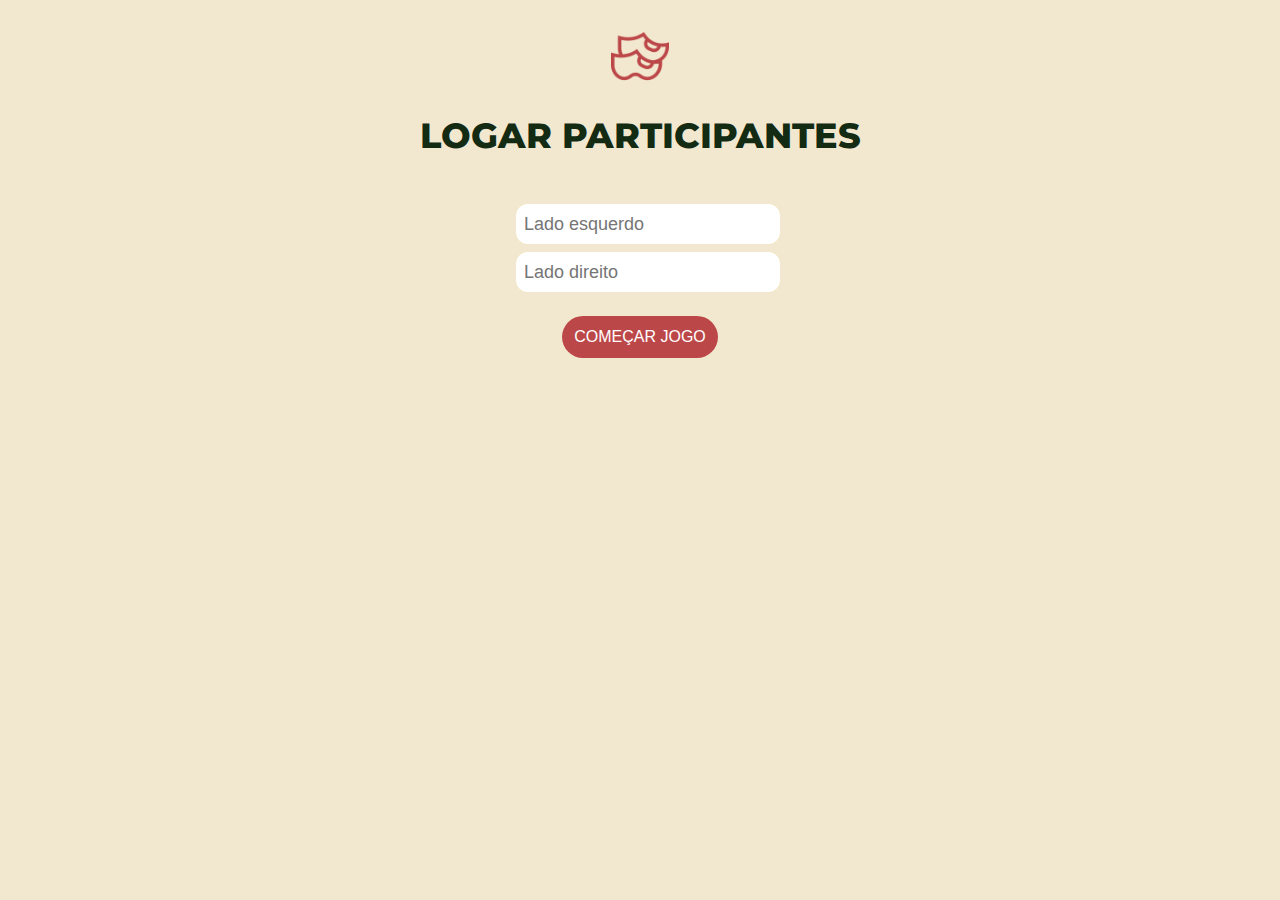
<file: index.html>
<!DOCTYPE html>
<html lang="pt-BR">
<head>
    <meta charset="UTF-8">
    <meta http-equiv="X-UA-Compatible" content="IE=edge">
    <meta name="viewport" content="width=device-width, initial-scale=1.0">
    <link href="https://fonts.googleapis.com/css2?family=Kolker+Brush&family=Montserrat:wght@100;200;300;400;600;700;800;900&display=swap" rel="stylesheet">
    <link rel="stylesheet" href="./style.css">
    <script src="./main.js" defer type="module"></script>
    <title>Participantes</title>
</head>
<body>
    <header>
        <div class="icon"></div>
    </header>

    <main>
        <div class="login">
            <h1 class="titulo">
                Logar participantes
            </h1>

            <div class="dados__participantes">
                <div class="participante__1" id="participante_1">
                    <input type="text" class="nome" id="nome_1" placeholder="Lado esquerdo" autocomplete="off" required>
                </div>

                <div class="participante__2" id="participante_2">
                    <input type="text" class="nome" id="nome_2" placeholder="Lado direito" autocomplete="off" required>
                </div>
            </div>

            <button class="start" id="start">Começar jogo</button>
        </div>
    </main>
    
    <footer>

    </footer>
</body>
</html>
</file>
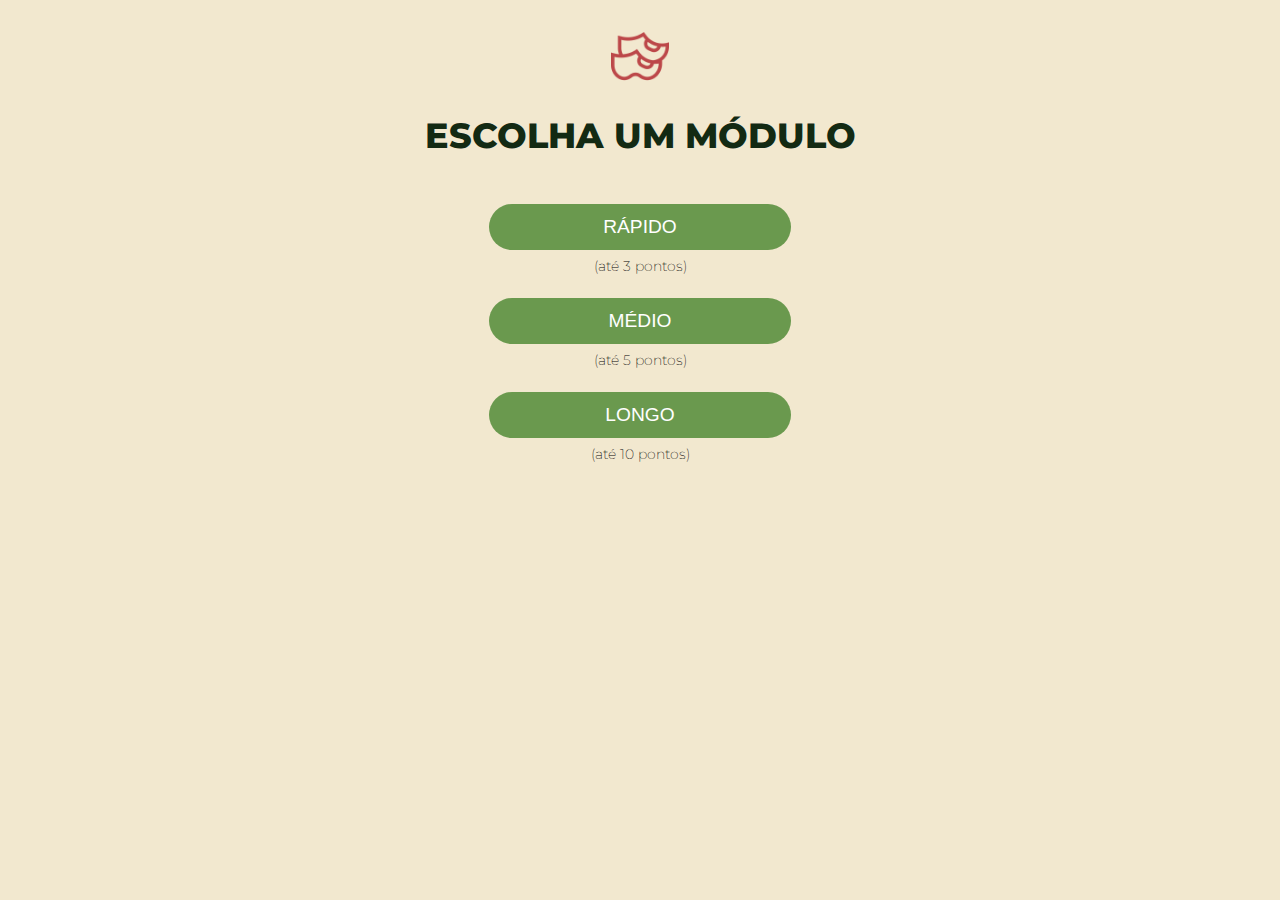
<file: pages/config_partidas.html>
<!DOCTYPE html>
<html lang="pt-BR">
<head>
    <meta charset="UTF-8">
    <meta http-equiv="X-UA-Compatible" content="IE=edge">
    <meta name="viewport" content="width=device-width, initial-scale=1.0">
    <link href="https://fonts.googleapis.com/css2?family=Kolker+Brush&family=Montserrat:wght@100;200;300;400;600;700;800;900&display=swap" rel="stylesheet">
    <link rel="stylesheet" href="../style.css">
    <script src="../js/config.js" defer type="module"></script>
    <title>Configurações da partida</title>
</head>
<body>
    <header>
        <div class="icon"></div>
    </header>

    <main>
        <div class="select__options">
            <h1 class="titulo">
                Escolha um módulo
            </h1>

            <div class="opcoes">
                
                <div class="opcao">
                    <button class="option__module" id="option_0" value="3">
                        Rápido
                    </button>
                    <span class="detalhes">
                        (até 3 pontos)
                    </span>
                </div>

                <div class="opcao">
                    <button class="option__module" id="option_1" value="5">
                        Médio
                    </button>
                    <span class="detalhes">
                        (até 5 pontos)
                    </span>
                </div>

                <div class="opcao">
                    <button class="option__module" id="option_2" value="10">
                        Longo
                    </button>
                    <span class="detalhes">
                        (até 10 pontos)
                    </span>
                </div>
            </div>
        </div>
    </main>

    <footer>

    </footer>
</body>
</html>
</file>
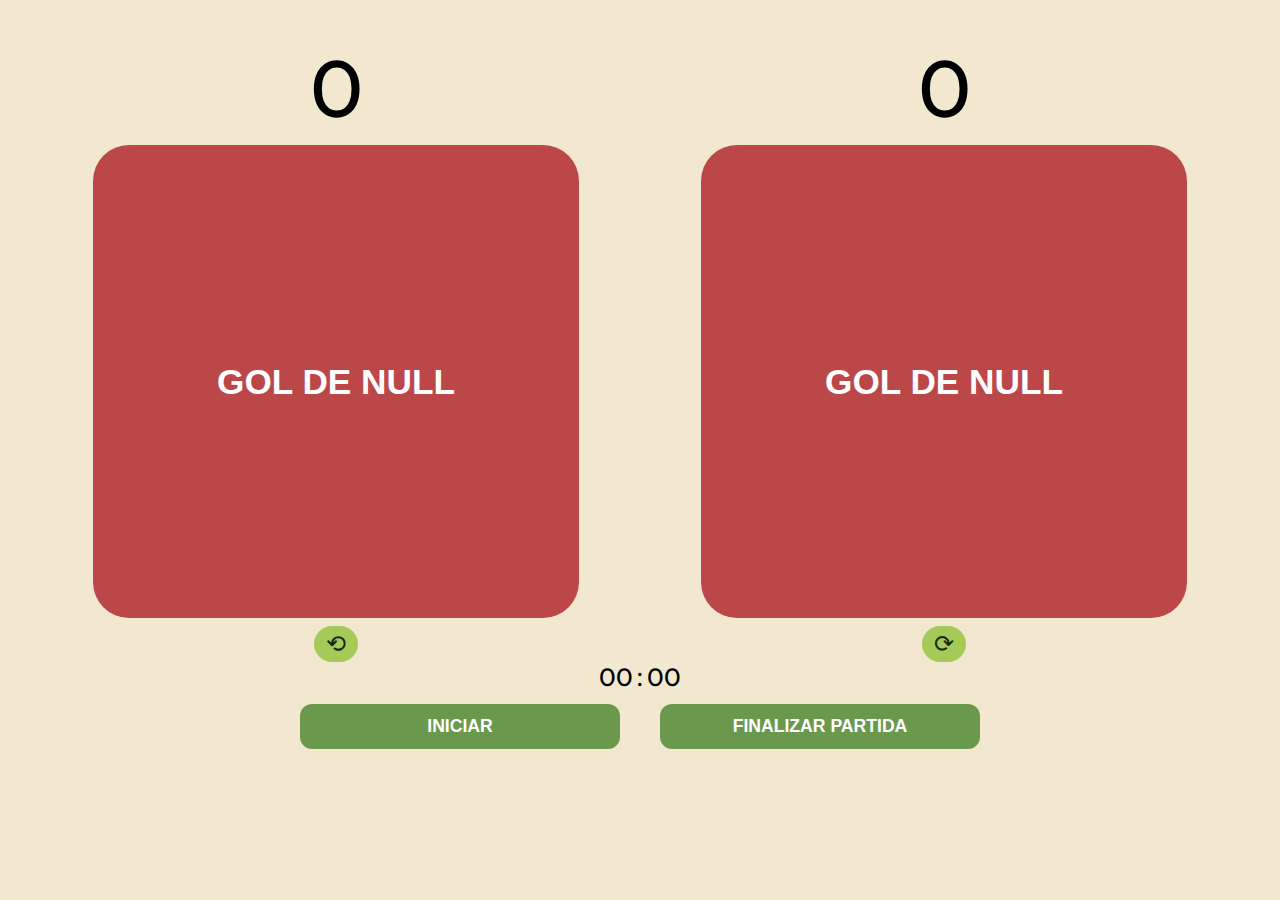
<file: pages/pontuacao.html>
<!DOCTYPE html>
<html lang="pt-BR">
<head>
    <meta charset="UTF-8">
    <meta http-equiv="X-UA-Compatible" content="IE=edge">
    <meta name="viewport" content="width=device-width, initial-scale=1.0">
    <link href="https://fonts.googleapis.com/css2?family=Kolker+Brush&family=Montserrat:wght@100;200;300;400;500;600;700;800;900&display=swap" rel="stylesheet">
    <link rel="stylesheet" href="../style.css">
    <script src="../js/pontos.js" defer type="module"></script>
    <title>Contagem pontuação</title>
</head>
<body>
    <main id="main_point">
        <div class="dados__participantes">
            <div class="nomes" id="nomes"></div>

            <div class="pontuacao" id="pontuacao">
                <span class="pontos__1" id="pontos_1">0</span>

                <span class="pontos__2" id="pontos_2">0</span>
            </div>
        </div>

        <div class="pontos">
            <button class="point" id="for_1"></button>

            <button class="point" id="for_2"></button>
        </div>

        <div class="reload">
            <button class="refresh" id="refresh_1">
                &#10226;
            </button>

            <button class="refresh" id="refresh_2">
                &#10227;
            </button>

        </div>
    </main>
    
    <footer>
            <div class="timer" id="timer">
                <span class="clock" id="minutes">00</span>
                <span class="clock">:</span>
                <span class="clock" id="seconds">00</span>
            </div>

        <div class="control__buttons">
            <button class="start__timer" id="start_timer">Iniciar</button>

            <button class="finish" id="finish">Finalizar partida</button>
        </div>
    </footer>
</body>
</html>
</file>
<file: style.css>
body {
    background-color: #f2e8cf;
    padding: 24px;
    display: flex;
    flex-direction: column;
    align-items: center;
    font-family: 'Montserrat', sans-serif;
}

header {
    display: flex;
    justify-content: center;
}

main {
    display: flex;
    flex-direction: column;
    align-items: center;
    height: 70vh;
    font-size: 1.1rem;
}

.icon {
    width: 58px;
    height: 58px;
    background: url(./img/clogs.png);
    background-repeat: no-repeat;
    background-size: cover;
    background-position: center;
}

.login {
    display: flex;
    flex-direction: column;
    align-items: center;
    gap: 24px;
}

.titulo {
    text-align: center;
    text-transform: uppercase;
    color: #132a13;
    font-weight: 800;
}

.dados__participantes {
    display: flex;
    flex-direction: column;
    width: 280px;
    gap: 8px;
}

.nome {
    width: 100%;
    height: 24px;
    font-size: 18px;
    color: #386641;
    border: none;
    padding: 8px;
    border-radius: 12px;
}

.start {
    background-color: #bc4749;
    border: none;
    color: white;
    padding: 12px;
    font-size: 1rem;
    font-weight: 500;
    text-transform: uppercase;
    border-radius: 24px;
}

.select__options {
    display: flex;
    flex-direction: column;
    gap: 24px;
}

.opcoes {
    display: flex;
    flex-direction: column;
    gap: 24px;
}

.opcao {
    display: flex;
    flex-direction: column;
    align-items: center;
    gap: 8px;
}

.option__module {
    width: 70%;
    padding: 12px;
    font-size: 1.2rem;
    font-weight: 500;
    text-transform: uppercase;
    color: white;
    border: none;
    border-radius: 24px;
    background-color: #6a994e;
}

.detalhes {
    font-weight: 200;
    font-size: .85rem;
}

#main_point {
    width: 95vw;
    gap: 8px;
}

footer {
    width: 100vw;
    display: flex;
    flex-direction: column;
    align-items: center;
    gap: 12px;
}

.dados__participantes {
    display: flex;
    flex-direction: column;
    align-items: center;
    width: 100%;
}

.nomes {
    width: 100%;
    display: flex;
    justify-content: space-around;
}

.nome__participante {
    color: #132a13;
    font-size: 1.35rem;
    font-weight: 300;
}

.pontuacao {
    width: 100%;
    display: flex;
    justify-content: space-around;
}

.pontuacao span {
    font-size: 5rem;
    font-weight: 500;
}

.pontos, .reload {
    width: 100%;
    height: 100%;
    display: flex;
    justify-content: space-around;
}

.point {
    width: 40%;
    height: 100%;
    font-size: 2.2rem;
    text-transform: uppercase;
    font-weight: 700;
    color: white;
    background-color: #bc4749;
    border: none;
    border-radius: 36px;
    padding: 36px;
}

.reload {
    height: auto;
}

.refresh {
    font-size: 1.5rem;
    border: none;
    background-color: #a7c957;
    color: #132a13;
    border-radius: 24px;
    padding: 4px 12px 4px 12px;
}

.control__buttons {
    display: flex;
    gap: 40px;
}

.clock {
    font-size: 1.55rem;
    font-weight: 500;
}

.start__timer, .finish {
    width: 25vw;
    background-color: #6a994e;
    color: white;
    font-size: 1.1rem;
    font-weight: 600;
    text-transform: uppercase;
    border: none;
    border-radius: 12px;
    padding: 12px;
}
</file>
